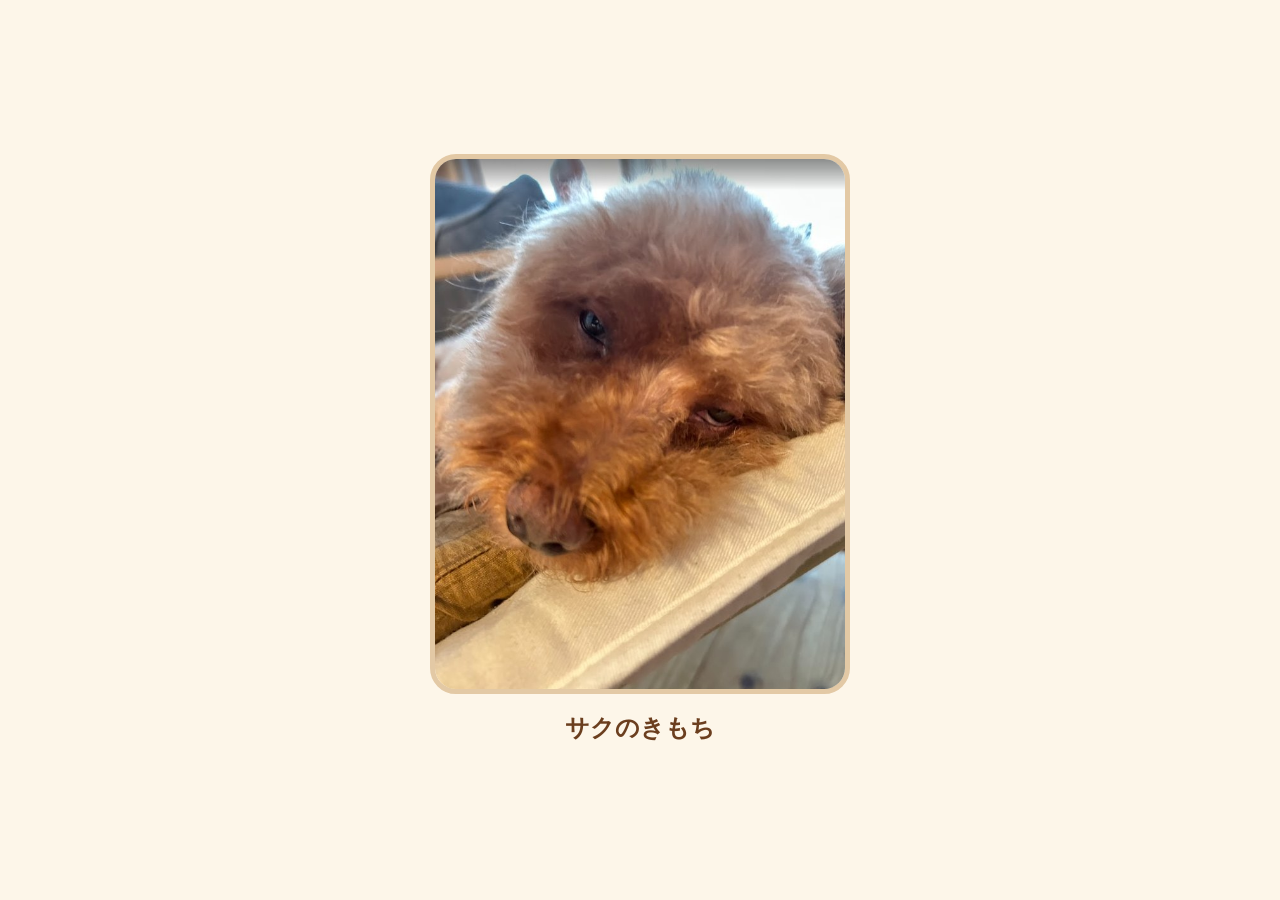
<file: index.html>
<!DOCTYPE html>
<html lang="ja">
<head>
<meta charset="UTF-8">
<title>サクのきもち</title>
<meta name="viewport" content="width=device-width, initial-scale=1.0, viewport-fit=cover">
<meta name="description" content="トイプードルのサクの気持ちを、なきごえや写真から名古屋弁で教えてくれる家族用のあそびアプリです。">
<meta name="robots" content="noindex">
<meta name="theme-color" content="#fdf6e9">
<meta name="color-scheme" content="light">
<meta name="mobile-web-app-capable" content="yes">
<meta name="apple-mobile-web-app-capable" content="yes">
<meta name="apple-mobile-web-app-status-bar-style" content="default">
<meta name="apple-mobile-web-app-title" content="サクのきもち">
<meta name="format-detection" content="telephone=no">
<link rel="manifest" href="manifest.json">
<link rel="icon" type="image/png" sizes="32x32" href="icons/favicon-32.png">
<link rel="apple-touch-icon" sizes="180x180" href="icons/apple-touch-icon.png">
<link rel="preload" as="image" href="saku.jpg">
<link rel="stylesheet" href="common.css">
<link rel="stylesheet" href="index.css">
</head>
<body>

<!-- アプリを ひらいた ときに 3びょうだけ でる サクちゃんの しゃしん -->
<div class="splash" id="splash">
  <img src="saku.jpg" alt="サク">
  <p class="splash-title">サクのきもち</p>
</div>
<script>
(function(){
  "use strict";
  /* 声や写真の ページから もどってきた ときは、もう 出さない */
  var splash = document.getElementById("splash");
  var seen = false;
  try{
    seen = sessionStorage.getItem("saku-splash-seen") === "1";
    sessionStorage.setItem("saku-splash-seen", "1");
  }catch(e){}
  if(seen){
    splash.style.display = "none";
    splash.setAttribute("aria-hidden", "true");
    return;
  }
  setTimeout(function(){
    splash.classList.add("hide");
    setTimeout(function(){
      splash.style.display = "none";
      splash.setAttribute("aria-hidden", "true");
    }, 520);
  }, 3000);
})();
</script>

<main class="menu">
  <img class="menu-icon" src="icons/icon-512.png" alt="" width="132" height="132">
  <h1 class="menu-title">サクのきもち</h1>
  <p class="menu-lead">どっちで しらべる？</p>
  <a class="menu-btn" href="koe.html">
    <span class="menu-btn-name">声で きく</span>
    <span class="menu-btn-desc">なきごえを ほんやくするよ。<br>音は スマホの 中だけで しらべます</span>
  </a>
  <a class="menu-btn" href="shashin.html">
    <span class="menu-btn-name">写真で よむ</span>
    <span class="menu-btn-desc">顔の ようすを AIが よむよ。<br>写真は Googleに おくられます</span>
  </a>
</main>

</body>
</html>
</file>
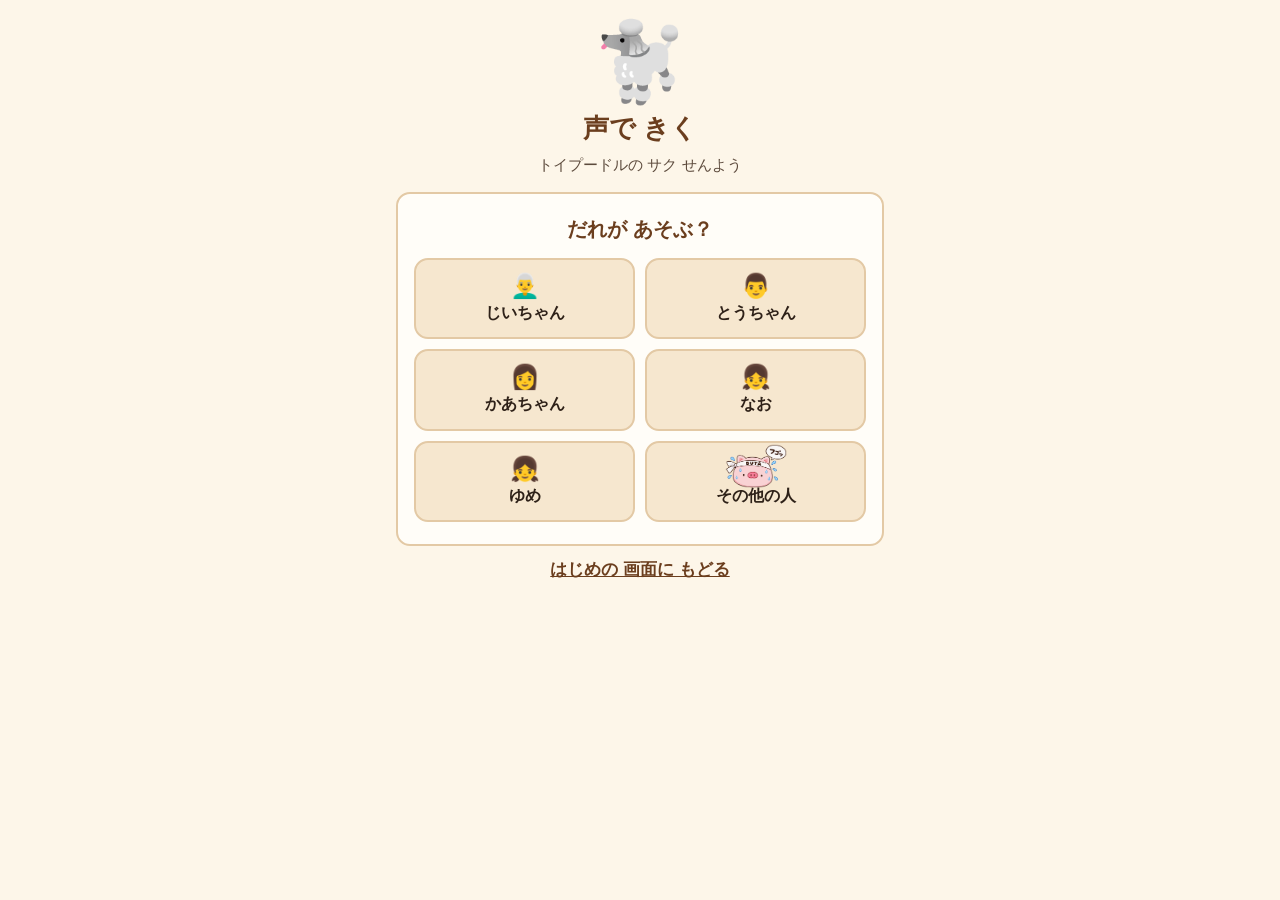
<file: koe.html>
<!DOCTYPE html>
<html lang="ja">
<head>
<meta charset="UTF-8">
<title>声で きく | サクのきもち</title>
<meta name="viewport" content="width=device-width, initial-scale=1.0, viewport-fit=cover">
<meta name="description" content="トイプードルのサクのなきごえを、にほんごにほんやくするあそびです。">
<meta name="robots" content="noindex">
<meta name="theme-color" content="#fdf6e9">
<meta name="color-scheme" content="light">
<meta name="mobile-web-app-capable" content="yes">
<meta name="apple-mobile-web-app-capable" content="yes">
<meta name="apple-mobile-web-app-status-bar-style" content="default">
<meta name="apple-mobile-web-app-title" content="サクのきもち">
<meta name="format-detection" content="telephone=no">
<link rel="manifest" href="manifest.json">
<link rel="icon" type="image/png" sizes="32x32" href="icons/favicon-32.png">
<link rel="apple-touch-icon" sizes="180x180" href="icons/apple-touch-icon.png">
<link rel="stylesheet" href="common.css">
<link rel="stylesheet" href="koe.css">
</head>
<body>

<div class="wrap">

  <header>
    <span class="dog bounce" id="headDog" aria-hidden="true">🐩</span>
    <h1>声で きく</h1>
    <p class="sub">トイプードルの サク せんよう</p>
  </header>

  <!-- だれが つかうかを えらぶ -->
  <section class="screen active" id="screenWho">
    <div class="card">
      <h2>だれが あそぶ？</h2>
      <div class="scenes" id="whoList" role="group" aria-label="つかう人をえらぶ"></div>
    </div>
    <a class="back-link" href="index.html">はじめの 画面に もどる</a>
  </section>

  <!-- ① 場面をえらぶ -->
  <section class="screen" id="screenSelect">
    <div class="card">
      <div class="who-bar">
        <span id="whoLabel">-</span>
        <button type="button" class="who-change" id="whoChangeBtn">かえる</button>
      </div>
      <h2>① いまは どんなとき？</h2>
      <div class="scenes" id="sceneList" role="group" aria-label="場面をえらぶ"></div>
      <button class="big-btn" id="toRecordBtn">サクの声を きく 🎤</button>
    </div>
    <p class="note">
      ろくおんした 音は、この スマホの なかだけで しらべます。<br>
      どこにも ほぞんしたり、おくったり しません。
    </p>
    <a class="back-link" href="index.html">はじめの 画面に もどる</a>
  </section>

  <!-- ② ろくおん -->
  <section class="screen" id="screenRecord">
    <div class="card center">
      <span class="scene-tag" id="recSceneTag">-</span>
      <h2>② サクに はなしかけてもらおう</h2>
      <span class="dog wiggle" aria-hidden="true">🐶</span>
      <p class="count" id="countText">10</p>
      <div class="meter"><div class="meter-bar" id="meterBar"></div></div>
      <p class="hint" id="recHint">マイクに ちかづけて…</p>
      <div id="errorArea"></div>
      <button class="big-btn" id="stopBtn">これで おわり ✋</button>
      <button class="big-btn sub-btn" id="cancelBtn">やめる</button>
    </div>
  </section>

  <!-- ③ ほんやく中 -->
  <section class="screen" id="screenLoading">
    <div class="card center">
      <h2>③ ほんやく中…</h2>
      <span class="dog spin" aria-hidden="true">🐩</span>
      <p class="dots" aria-hidden="true"><span>●</span><span>●</span><span>●</span></p>
      <p class="hint">サクの きもちを よみとっています</p>
    </div>
  </section>

  <!-- ④ けっか -->
  <section class="screen" id="screenResult">
    <div class="card center">
      <span class="scene-tag" id="resSceneTag">-</span>
      <h2>④ サクは こう いってるよ！</h2>
      <span class="dog bounce" id="resultDog" aria-hidden="true">🐕</span>
      <p class="balloon" id="resultText" aria-live="polite"></p>
      <p class="mood" id="moodText"></p>
      <button class="big-btn" id="againBtn">もう一回 🔁</button>
    </div>
  </section>

</div>

<script src="koe.js"></script>
</body>
</html>
</file>
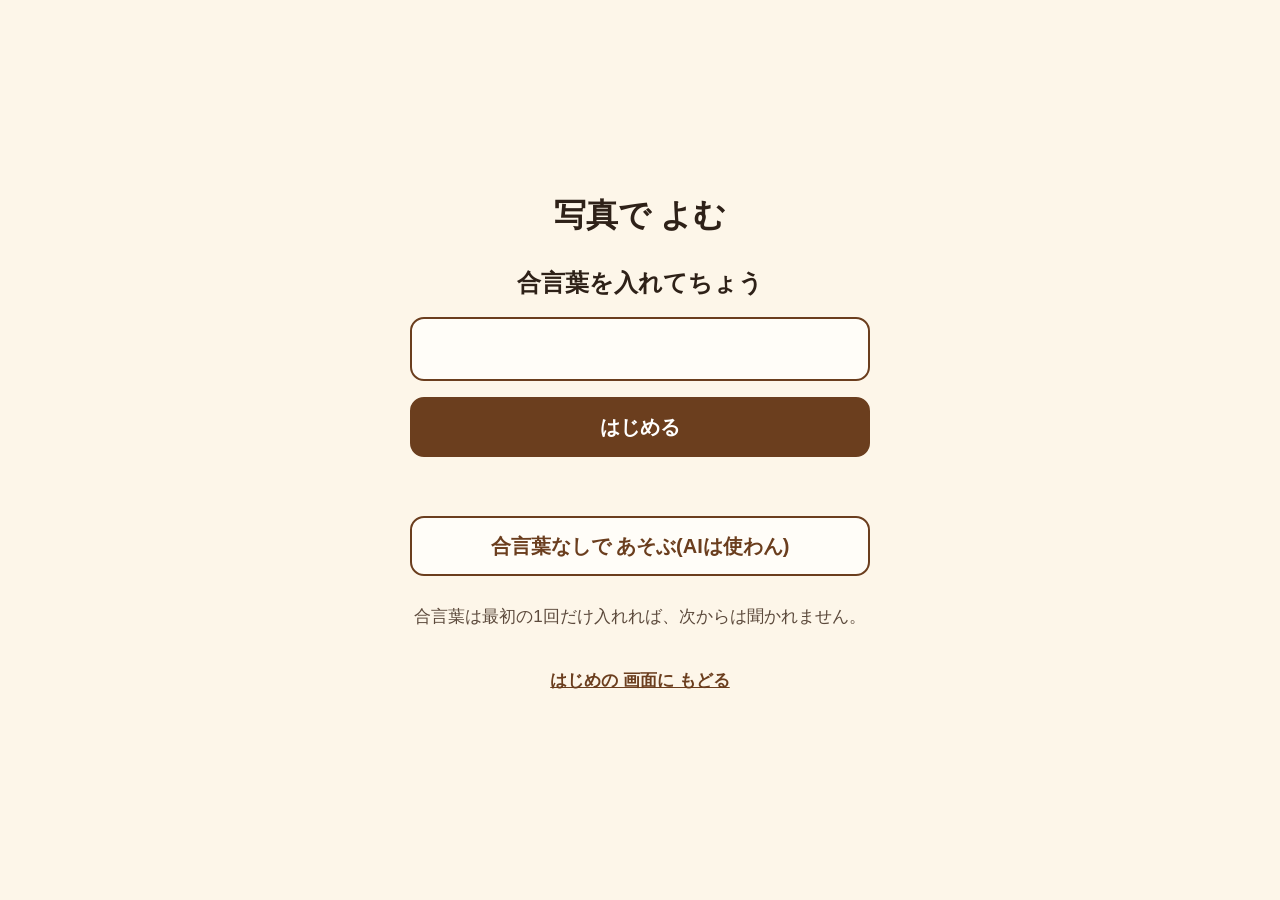
<file: shashin.html>
<!doctype html>
<html lang="ja">
<head>
  <meta charset="utf-8">
  <meta name="viewport" content="width=device-width, initial-scale=1, viewport-fit=cover">
  <title>写真で よむ | サクのきもち</title>
  <meta name="description" content="サクの顔を撮ると、今の気持ちを名古屋弁で話してくれる家族用のアプリです。">
  <meta name="robots" content="noindex">
  <meta name="theme-color" content="#fdf6e9">
  <meta name="color-scheme" content="light">
  <meta name="mobile-web-app-capable" content="yes">
  <meta name="apple-mobile-web-app-capable" content="yes">
  <meta name="apple-mobile-web-app-title" content="サクのきもち">
  <meta name="apple-mobile-web-app-status-bar-style" content="default">
  <meta name="format-detection" content="telephone=no">
  <link rel="manifest" href="manifest.json">
  <link rel="icon" type="image/png" sizes="32x32" href="icons/favicon-32.png">
  <link rel="apple-touch-icon" sizes="180x180" href="icons/apple-touch-icon.png">
  <link rel="stylesheet" href="common.css">
  <link rel="stylesheet" href="shashin.css">
</head>
<body>

  <main id="screen-pass" class="screen screen-pass" hidden>
    <h1 class="title">写真で よむ</h1>
    <form id="pass-form" class="pass-form">
      <label class="pass-label" for="pass-input">合言葉を入れてちょう</label>
      <input id="pass-input" class="pass-input" type="text" autocomplete="off" autocapitalize="off" autocorrect="off" spellcheck="false" enterkeyhint="done" required>
      <button id="pass-submit" class="btn btn-primary" type="submit">はじめる</button>
      <p id="pass-message" class="message" role="alert"></p>
      <button id="pass-skip" class="btn btn-secondary" type="button">合言葉なしで あそぶ(AIは使わん)</button>
    </form>
    <p class="note"><span class="phrase">合言葉は最初の1回だけ入れれば、</span><span class="phrase">次からは聞かれません。</span></p>
    <a class="back-link" href="index.html">はじめの 画面に もどる</a>
  </main>

  <main id="screen-home" class="screen screen-home" hidden>
    <h1 class="title">写真で よむ</h1>
    <div class="home-actions">
      <button id="btn-camera" class="btn btn-primary btn-camera" type="button">サクを撮る</button>
      <button id="btn-album" class="btn btn-secondary" type="button">アルバムから選ぶ</button>
      <p id="home-message" class="message" role="alert"></p>
    </div>
    <div class="home-foot">
      <p class="note"><span class="phrase">写真はAIが読むためGoogleに送られるで、</span><span class="phrase">人の顔や住所が写らんようにしてちょう</span></p>
      <a class="back-link" href="index.html">はじめの 画面に もどる</a>
    </div>
    <input id="input-camera" class="file-input" type="file" accept="image/*" capture="environment" tabindex="-1" aria-hidden="true">
    <input id="input-album" class="file-input" type="file" accept="image/*" tabindex="-1" aria-hidden="true">
  </main>

  <main id="screen-wait" class="screen screen-wait" hidden>
    <img id="wait-photo" class="wait-photo" alt="撮った写真">
    <p id="wait-text" class="wait-text" role="status">サクの気持ちを読んどる…</p>
    <div class="wait-bar" aria-hidden="true"><div class="wait-bar-fill"></div></div>
  </main>

  <main id="screen-result" class="screen screen-result" hidden>
    <img id="result-photo" class="result-photo" alt="">
    <div class="result-info">
      <p id="result-offline" class="offline-note" hidden>今日はAIがお休み</p>
      <p id="result-message" class="message" role="status"></p>
    </div>
    <div class="result-actions">
      <button id="btn-again" class="btn btn-secondary btn-result" type="button">もう一回</button>
      <button id="btn-save" class="btn btn-secondary btn-result" type="button">保存する</button>
      <button id="btn-share" class="btn btn-primary btn-result btn-share" type="button">LINEで送る</button>
    </div>
    <p class="share-hint">次の画面でLINEを選んでちょう</p>
  </main>

  <div id="save-panel" class="save-panel" role="dialog" aria-modal="true" aria-labelledby="save-panel-text" hidden>
    <p id="save-panel-text" class="save-panel-text"><span class="phrase">写真を指で長押しして、</span><span class="phrase">「写真に追加」を押してちょう</span></p>
    <img id="save-panel-photo" class="save-panel-photo" alt="サクの写真とセリフ">
    <button id="btn-save-close" class="btn btn-primary" type="button">閉じる</button>
  </div>

  <script src="shashin-lines.js"></script>
  <script src="shashin.js"></script>
</body>
</html>
</file>
<file: common.css>
/* 3つのページで共通の色と文字 */
:root {
  color-scheme: light;
  --bg: #fdf6e9;
  --surface: #fffdf8;
  --cream-deep: #f6e7cf;
  --tan: #e3c9a5;
  --pink: #f0b6a8;
  --text: #2e2118;
  --text-sub: #5c4a3c;
  --brand: #6b3e1e;
  --brand-pressed: #4f2c13;
  --error: #a32015;
  --font: "Hiragino Sans", "Hiragino Kaku Gothic ProN", "Noto Sans JP", "Noto Sans CJK JP", "Yu Gothic", Meiryo, sans-serif;
}

* {
  box-sizing: border-box;
  -webkit-tap-highlight-color: transparent;
}

[hidden] { display: none !important; }

html, body { margin: 0; }

body {
  background: var(--bg);
  color: var(--text);
  font-family: var(--font);
  font-size: 18px;
  line-height: 1.5;
  -webkit-text-size-adjust: 100%;
}

/* 入口のページへ戻るリンク */
.back-link {
  display: flex;
  align-items: center;
  justify-content: center;
  min-height: 48px;
  color: var(--brand);
  font-size: 17px;
  font-weight: 700;
  text-align: center;
}

.back-link:focus-visible {
  outline: 3px solid var(--text);
  outline-offset: 2px;
}
</file>
<file: index.css>
/* 入口のページ */
.menu {
  display: flex;
  flex-direction: column;
  align-items: center;
  justify-content: center;
  gap: 18px;
  width: 100%;
  max-width: 460px;
  min-height: 100vh;
  min-height: 100dvh;
  margin: 0 auto;
  padding:
    calc(20px + env(safe-area-inset-top))
    calc(20px + env(safe-area-inset-right))
    calc(20px + env(safe-area-inset-bottom))
    calc(20px + env(safe-area-inset-left));
}

.menu-icon {
  display: block;
  width: 132px;
  height: 132px;
  border-radius: 50%;
}

.menu-title {
  margin: 0;
  color: var(--brand);
  font-size: 32px;
  font-weight: 700;
  line-height: 1.3;
  text-align: center;
}

.menu-lead {
  margin: 0 0 6px;
  color: var(--text-sub);
  font-size: 18px;
  text-align: center;
}

.menu-btn {
  display: block;
  width: 100%;
  padding: 16px 18px;
  border-radius: 14px;
  background: var(--brand);
  color: #ffffff;
  text-align: center;
  text-decoration: none;
  touch-action: manipulation;
}

.menu-btn:active { background: var(--brand-pressed); }

.menu-btn:focus-visible {
  outline: 3px solid var(--text);
  outline-offset: 2px;
}

.menu-btn-name {
  display: block;
  font-size: 28px;
  font-weight: 700;
  line-height: 1.3;
}

.menu-btn-desc {
  display: block;
  margin-top: 4px;
  font-size: 16px;
  line-height: 1.5;
  word-break: keep-all;
}

/* アプリを ひらいた ときの オープニング(3びょう) */
.splash {
  position: fixed;
  top: 0;
  left: 0;
  right: 0;
  bottom: 0;
  z-index: 9999;
  display: flex;
  flex-direction: column;
  align-items: center;
  justify-content: center;
  gap: 16px;
  padding: 24px;
  background: var(--bg);
  transition: opacity .5s ease;
}

.splash.hide {
  opacity: 0;
  pointer-events: none;
}

.splash img {
  max-width: 78vw;
  max-height: 60vh;
  border: 5px solid var(--tan);
  border-radius: 26px;
  object-fit: contain;
}

.splash-title {
  margin: 0;
  color: var(--brand);
  font-size: 24px;
  font-weight: 700;
  text-align: center;
}
</file>
<file: koe.css>
/* ピンチで 大きく できるように しつつ、ボタンの れんだで かってに ズームしない */
button { touch-action: manipulation; }

body {
  line-height: 1.7;
  min-height: 100vh;
  min-height: 100dvh;
  padding: env(safe-area-inset-top) env(safe-area-inset-right) env(safe-area-inset-bottom) env(safe-area-inset-left);
}

.wrap {
  max-width: 520px;
  margin: 0 auto;
  padding: 18px 16px 40px;
}

header {
  text-align: center;
  margin-bottom: 14px;
}

h1 {
  font-size: 26px;
  margin: 6px 0 2px;
  color: var(--brand);
}

.sub {
  font-size: 15px;
  color: var(--text-sub);
  margin: 0;
}

/* ---- わんこ ---- */
.dog {
  font-size: 76px;
  line-height: 1;
  text-align: center;
  margin: 6px 0 2px;
  display: block;
}
.dog.bounce { animation: bounce 1.6s ease-in-out infinite; }
.dog.wiggle { animation: wiggle .7s ease-in-out infinite; }
.dog.spin { animation: spinbob 1.1s ease-in-out infinite; }

@keyframes bounce {
  0%, 100% { transform: translateY(0) rotate(-2deg); }
  50% { transform: translateY(-10px) rotate(2deg); }
}
@keyframes wiggle {
  0%, 100% { transform: rotate(-8deg) scale(1.02); }
  50% { transform: rotate(8deg) scale(1.08); }
}
@keyframes spinbob {
  0%, 100% { transform: translateY(0) scale(1); }
  50% { transform: translateY(-14px) scale(1.1); }
}

/* ---- カード ---- */
.card {
  background: var(--surface);
  border: 2px solid var(--tan);
  border-radius: 14px;
  padding: 18px 16px 22px;
}

h2 {
  font-size: 20px;
  margin: 0 0 12px;
  text-align: center;
  color: var(--brand);
}

/* ---- 場面ボタン ---- */
.scenes {
  display: grid;
  grid-template-columns: 1fr 1fr;
  gap: 10px;
}
.scene-btn {
  font-family: inherit;
  font-size: 16px;
  line-height: 1.35;
  font-weight: 700;
  color: var(--text);
  background: var(--cream-deep);
  border: 2px solid var(--tan);
  border-radius: 14px;
  padding: 14px 8px;
  min-height: 74px;
  cursor: pointer;
  transition: transform .08s ease, background .15s ease, border-color .15s ease;
  display: flex;
  flex-direction: column;
  align-items: center;
  justify-content: center;
  gap: 4px;
  text-align: center;
}
.scene-btn .emo { font-size: 24px; line-height: 1; }
/* 豚くんの 絵は よこながなので、上下を すこし はみださせて 絵文字と おなじ たかさに そろえる */
.scene-btn .emo-img { width: 62px; height: 44px; object-fit: contain; margin: -13px 0 -7px; }
.who-bar .emo-img { width: 40px; height: 28px; vertical-align: middle; object-fit: contain; }
.scene-btn:active { transform: scale(.96); }
.scene-btn[aria-pressed="true"] {
  background: var(--brand);
  border-color: var(--brand);
  color: #ffffff;
}

/* ---- だれが つかうか ---- */
.who-bar {
  display: flex;
  align-items: center;
  justify-content: space-between;
  gap: 8px;
  margin-bottom: 12px;
  font-size: 15px;
  font-weight: 700;
  color: var(--brand);
}
.who-change {
  font-family: inherit;
  font-size: 14px;
  font-weight: 700;
  color: var(--text);
  background: var(--cream-deep);
  border: 2px solid var(--tan);
  border-radius: 999px;
  padding: 6px 14px;
  cursor: pointer;
}
.who-change:active { transform: scale(.96); }

/* ---- 大きいボタン ---- */
.big-btn {
  font-family: inherit;
  display: block;
  width: 100%;
  min-height: 60px;
  font-size: 20px;
  font-weight: 700;
  line-height: 1.3;
  color: #ffffff;
  background: var(--brand);
  border: 2px solid var(--brand);
  border-radius: 14px;
  padding: 14px 12px;
  margin-top: 18px;
  cursor: pointer;
}
.big-btn:active { background: var(--brand-pressed); }
.big-btn.sub-btn {
  background: var(--surface);
  color: var(--brand);
}
.big-btn.sub-btn:active { background: var(--cream-deep); }
.big-btn:disabled { opacity: .5; }

/* ---- 画面きりかえ ---- */
.screen { display: none; }
.screen.active { display: block; animation: fadein .3s ease; }
@keyframes fadein {
  from { opacity: 0; transform: translateY(8px); }
  to { opacity: 1; transform: none; }
}

.scene-tag {
  display: inline-block;
  background: var(--cream-deep);
  border: 2px solid var(--tan);
  border-radius: 999px;
  padding: 5px 16px;
  font-size: 15px;
  font-weight: 700;
  color: var(--brand);
  margin-bottom: 10px;
}
.center { text-align: center; }

/* ---- 音のメーター ---- */
.meter {
  height: 26px;
  background: var(--cream-deep);
  border: 2px solid var(--tan);
  border-radius: 999px;
  overflow: hidden;
  margin: 16px 0 8px;
}
.meter-bar {
  height: 100%;
  width: 0%;
  background: var(--brand);
  transition: width .08s linear;
}
.count {
  font-size: 44px;
  font-weight: 700;
  color: var(--brand);
  text-align: center;
  margin: 4px 0 0;
  line-height: 1.2;
}
.hint {
  font-size: 15px;
  color: var(--text-sub);
  text-align: center;
  margin: 6px 0 0;
}

/* ---- 翻訳中 ---- */
.dots {
  text-align: center;
  font-size: 34px;
  letter-spacing: .2em;
  color: var(--brand);
}
.dots span { display: inline-block; animation: dot 1.1s infinite; }
.dots span:nth-child(2) { animation-delay: .18s; }
.dots span:nth-child(3) { animation-delay: .36s; }
@keyframes dot {
  0%, 100% { transform: translateY(0); opacity: .4; }
  40% { transform: translateY(-12px); opacity: 1; }
}

/* ---- けっか ---- */
.balloon {
  white-space: pre-line;
  word-break: keep-all;
  overflow-wrap: anywhere;
  position: relative;
  background: var(--cream-deep);
  border: 2px solid var(--tan);
  border-radius: 14px;
  padding: 22px 18px;
  font-size: 23px;
  font-weight: 700;
  line-height: 1.85;
  color: var(--text);
  margin-top: 16px;
}
.balloon::before {
  content: "";
  position: absolute;
  top: -14px;
  left: 50%;
  transform: translateX(-50%);
  border: 14px solid transparent;
  border-bottom-color: var(--tan);
  border-top: 0;
}
.balloon::after {
  content: "";
  position: absolute;
  top: -11px;
  left: 50%;
  transform: translateX(-50%);
  border: 12px solid transparent;
  border-bottom-color: var(--cream-deep);
  border-top: 0;
}
.mood {
  text-align: center;
  font-size: 17px;
  font-weight: 700;
  color: var(--brand);
  margin: 14px 0 0;
}
.mood .badge {
  display: inline-block;
  background: var(--pink);
  color: #5f2c1d;
  border-radius: 999px;
  padding: 4px 18px;
  margin-left: 6px;
}

.note {
  font-size: 15px;
  color: var(--text-sub);
  text-align: center;
  margin-top: 22px;
  line-height: 1.6;
  word-break: keep-all;
}

.error-box {
  background: #fff2ec;
  border: 2px solid var(--pink);
  border-radius: 14px;
  padding: 16px;
  font-size: 16px;
  margin-top: 14px;
}

@media (max-width: 360px) {
  body { font-size: 17px; }
  .scene-btn { font-size: 15px; min-height: 70px; }
  .balloon { font-size: 21px; }
}

@media (prefers-reduced-motion: reduce) {
  .dog.bounce, .dog.wiggle, .dog.spin, .dots span, .screen.active { animation: none; }
}
</file>
<file: shashin.css>
html, body { height: 100%; }

p { margin: 0; }

.screen {
  min-height: 100vh;
  min-height: 100dvh;
  padding:
    calc(16px + env(safe-area-inset-top))
    calc(20px + env(safe-area-inset-right))
    calc(16px + env(safe-area-inset-bottom))
    calc(20px + env(safe-area-inset-left));
}

.title {
  margin: 0;
  font-size: 32px;
  font-weight: 700;
  line-height: 1.3;
  text-align: center;
}

.note {
  color: var(--text-sub);
  font-size: 17px;
  text-align: center;
}

/* 文の区切りで改行されるようにする */
.phrase { display: inline-block; }

@media (max-width: 379px) {
  .phrase { display: inline; }
}

.message {
  min-height: 1.5em;
  font-size: 18px;
  font-weight: 700;
  text-align: center;
}

#home-message, #pass-message { color: var(--error); }

/* ボタン */
.btn {
  display: block;
  width: 100%;
  min-height: 60px;
  padding: 10px 12px;
  border: 2px solid var(--brand);
  border-radius: 14px;
  font-family: inherit;
  font-size: 20px;
  font-weight: 700;
  line-height: 1.3;
  cursor: pointer;
  touch-action: manipulation;
  -webkit-tap-highlight-color: transparent;
}

.btn:focus-visible,
.pass-input:focus-visible {
  outline: 3px solid var(--text);
  outline-offset: 2px;
}

.btn:disabled { opacity: 0.6; }

.btn-primary {
  background: var(--brand);
  color: #ffffff;
}

.btn-primary:active { background: var(--brand-pressed); }

.btn-secondary {
  background: var(--surface);
  color: var(--brand);
}

.btn-secondary:active { background: #f0e4d2; }

/* ホーム画面: ボタンを画面の中央に置く */
.screen-home {
  display: grid;
  grid-template-rows: 1fr auto 1fr;
  gap: 20px;
}

.screen-home .title { align-self: end; }

.home-actions {
  display: flex;
  flex-direction: column;
  gap: 20px;
  width: 100%;
  max-width: 460px;
  margin: 0 auto;
}

.btn-camera {
  min-height: 112px;
  font-size: 34px;
}

.home-foot {
  align-self: end;
  display: flex;
  flex-direction: column;
  gap: 6px;
  width: 100%;
  max-width: 460px;
  margin: 0 auto;
}

/* カメラとアルバムの入口は見えなくして、大きなボタンから開く */
.file-input {
  position: absolute;
  width: 1px;
  height: 1px;
  opacity: 0;
  overflow: hidden;
  pointer-events: none;
}

/* 合言葉の画面 */
.screen-pass {
  display: flex;
  flex-direction: column;
  justify-content: center;
  gap: 28px;
}

.pass-form {
  display: flex;
  flex-direction: column;
  gap: 16px;
  width: 100%;
  max-width: 460px;
  margin: 0 auto;
}

.pass-label {
  font-size: 24px;
  font-weight: 700;
  text-align: center;
}

.pass-input {
  width: 100%;
  min-height: 64px;
  padding: 8px 14px;
  border: 2px solid var(--brand);
  border-radius: 14px;
  background: var(--surface);
  color: var(--text);
  font-family: inherit;
  font-size: 24px;
  text-align: center;
}

.screen-pass .note {
  max-width: 460px;
  margin: 0 auto;
}

/* 待ち画面 */
.screen-wait {
  display: flex;
  flex-direction: column;
  align-items: center;
  justify-content: center;
  gap: 24px;
}

.wait-photo {
  display: block;
  width: 100%;
  max-width: 460px;
  max-height: 50vh;
  max-height: 50dvh;
  border-radius: 14px;
  object-fit: contain;
}

.wait-text {
  font-size: 26px;
  font-weight: 700;
  text-align: center;
}

.wait-bar {
  width: 100%;
  max-width: 320px;
  height: 10px;
  border-radius: 5px;
  background: #e8dac4;
  overflow: hidden;
}

.wait-bar-fill {
  width: 40%;
  height: 100%;
  border-radius: 5px;
  background: var(--brand);
  animation: wait-slide 1.4s ease-in-out infinite alternate;
}

@keyframes wait-slide {
  from { transform: translateX(0); }
  to { transform: translateX(150%); }
}

@media (prefers-reduced-motion: reduce) {
  .wait-bar-fill {
    width: 100%;
    animation: none;
  }
}

/* 結果画面: 写真を切らずに、できるだけ大きく見せる */
.screen-result {
  display: flex;
  flex-direction: column;
  gap: 10px;
  height: 100vh;
  height: 100dvh;
  padding:
    env(safe-area-inset-top)
    env(safe-area-inset-right)
    calc(10px + env(safe-area-inset-bottom))
    env(safe-area-inset-left);
}

.result-photo {
  display: block;
  flex: 1 1 auto;
  width: 100%;
  min-height: 0;
  object-fit: contain;
  background: var(--text);
}

.result-info {
  flex: none;
  padding: 0 16px;
  text-align: center;
}

.offline-note {
  color: var(--text-sub);
  font-size: 16px;
}

.result-info .message:empty { display: none; }

.result-actions {
  flex: none;
  display: grid;
  grid-template-columns: 1fr 1fr;
  gap: 10px;
  width: 100%;
  max-width: 560px;
  margin: 0 auto;
  padding: 0 16px;
}

.btn-share { grid-column: 1 / -1; }

.share-hint {
  flex: none;
  padding: 0 16px;
  color: var(--text-sub);
  font-size: 16px;
  text-align: center;
}

/* 横向きで高さが足りないときは、画面を縦に動かして全部見られるようにする */
@media (max-height: 520px) {
  .screen-result {
    height: auto;
    min-height: 100dvh;
  }

  .result-photo {
    flex: none;
    height: 80vh;
    height: 80dvh;
  }
}

/* iPhoneの保存案内 */
.save-panel {
  position: fixed;
  inset: 0;
  z-index: 10;
  display: flex;
  flex-direction: column;
  gap: 14px;
  padding:
    calc(16px + env(safe-area-inset-top))
    calc(16px + env(safe-area-inset-right))
    calc(16px + env(safe-area-inset-bottom))
    calc(16px + env(safe-area-inset-left));
  background: var(--bg);
}

.save-panel-text {
  flex: none;
  font-size: 22px;
  font-weight: 700;
  text-align: center;
}

.save-panel-photo {
  display: block;
  flex: 1 1 auto;
  width: 100%;
  min-height: 0;
  object-fit: contain;
  -webkit-touch-callout: default;
}

.save-panel .btn { flex: none; }
</file>
